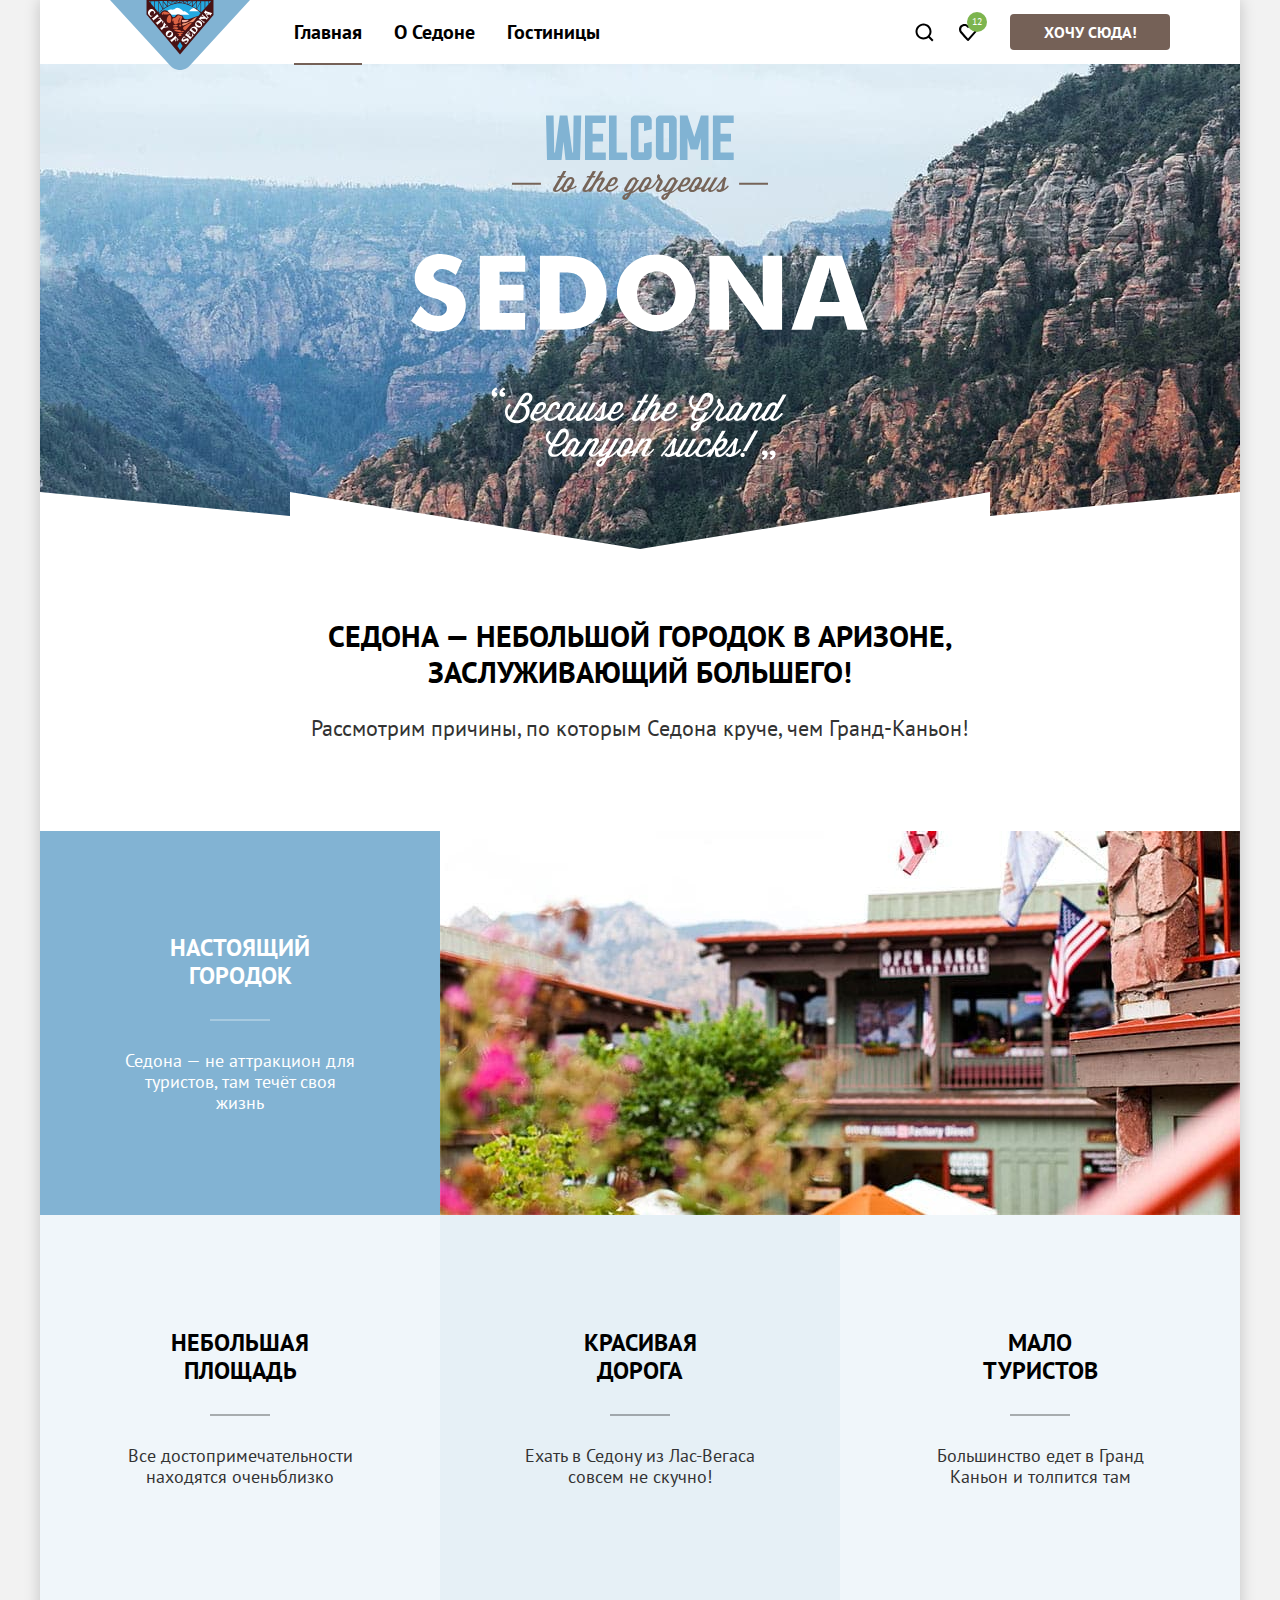
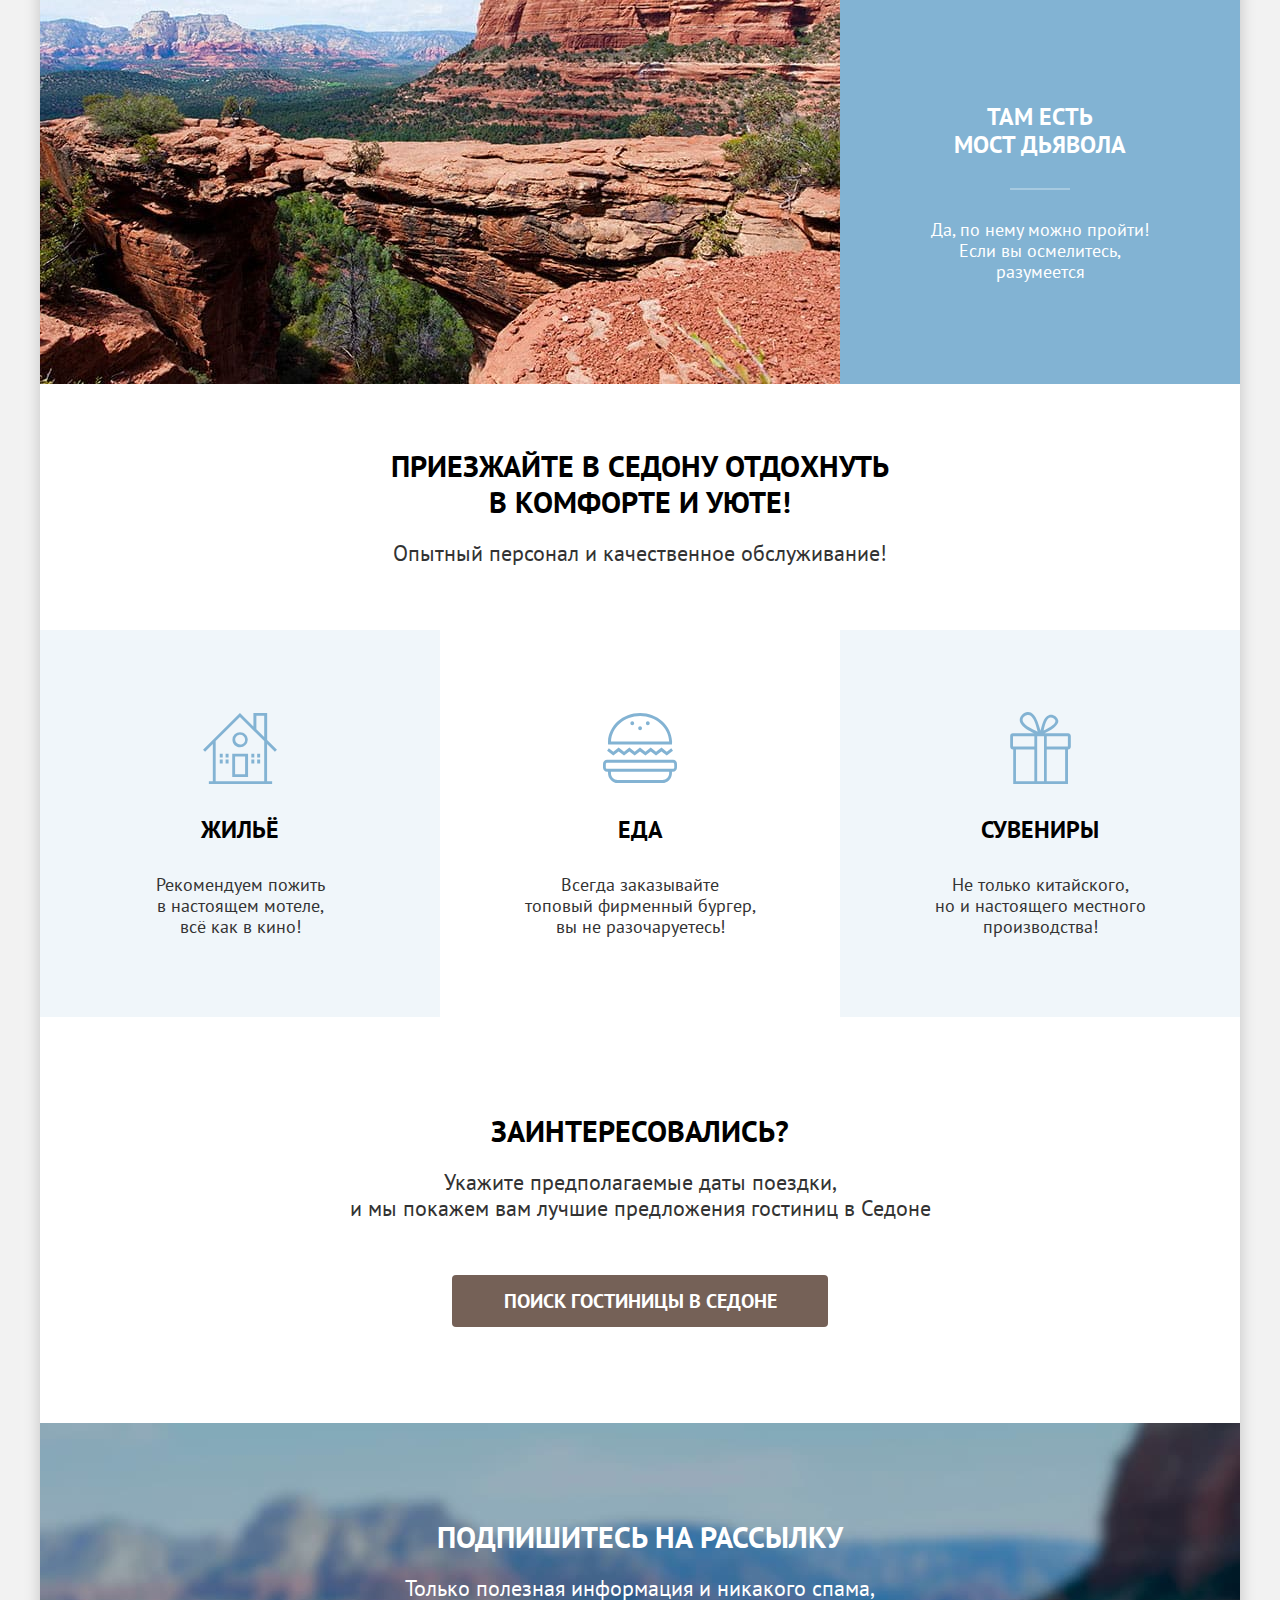
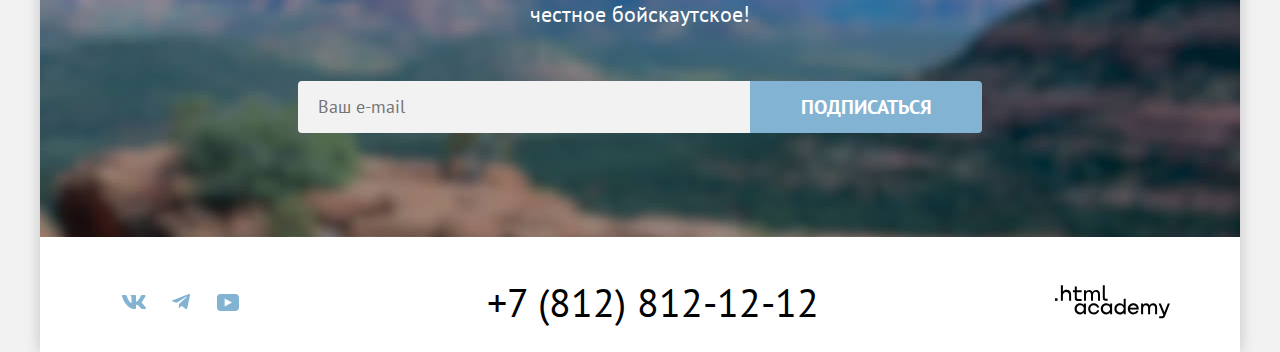
<file: index.html>
<!DOCTYPE html>
<html lang="ru">

  <head>
    <meta charset="utf-8">
    <link rel="stylesheet" href="styles/styles.css">
    <link rel="icon" href="favicon.ico">
    <link rel="icon" type="image/png" href="images/favicon.png">
    <title>HTML Academy: Сайт поиска гостиниц Седона</title>
  </head>

  <body>
    <div class="page__wrapper">
      <header class="header" data-test="header">
        <a class="header__logo" href="index.html" aria-current="page">
          <img class="header__logo-img" src="images/logo.svg" width="140" height="70" alt="Логотип Седона">
        </a>
        <nav class="nav">
          <ul class="nav__list list-unstyled">
            <li class="nav__item title-sm">
              <a class="nav__link nav__link-current" href="index.html" aria-current="page">Главная</a>
            </li>
            <li class="nav__item title-sm">
              <a class="nav__link" href="about.html">О Седоне</a>
            </li>
            <li class="nav__item title-sm">
              <a class="nav__link" href="catalog.html">Гостиницы</a>
            </li>
          </ul>

          <ul class="nav__list-user list-unstyled">
            <li class="nav-user__item">
              <a class="nav-user__link nav__link-search" href="#">
                <svg class="nav__search-icon" width="20" height="20" viewBox="0 0 20 20" fill="none" aria-hidden="true"
                  focusable="false" xmlns="http://www.w3.org/2000/svg">
                  <path
                    d="M19.5 18.0083L15.8 14.3287C16.8 13.0359 17.5 11.3453 17.5 9.4558C17.5 5.08011 13.9 1.5 9.5 1.5C5.1 1.5 1.5 5.17956 1.5 9.55525C1.5 13.9309 5.1 17.511 9.5 17.511C11.3 17.511 13 16.9144 14.4 15.8204L18.1 19.5L19.5 18.0083ZM9.5 15.5221C6.2 15.5221 3.5 12.837 3.5 9.55525C3.5 6.27348 6.2 3.5884 9.5 3.5884C12.8 3.5884 15.5 6.27348 15.5 9.55525C15.5 12.837 12.8 15.5221 9.5 15.5221Z" />
                </svg>
                <span class="visually-hidden">Поиск</span>
              </a>
            </li>
            <li class="nav-user__item">
              <a class="nav-user__link nav__link-favorite" href="#">
                <svg class="nav__favorite-icon" width="20" height="20" viewBox="0 0 20 20" fill="none"
                  aria-hidden="true" focusable="false" xmlns="http://www.w3.org/2000/svg">
                  <path
                    d="M9.9 19C9.6 19 9.3 18.9 9.1 18.6C3.7 12.5 2.4 11.1 2.1 10.7C1.4 9.8 1 8.6 1 7.4C1 4.4 3.4 2 6.5 2C7.8 2 9 2.5 10 3.3C11 2.5 12.3 2 13.5 2C16.5 2 19 4.4 19 7.4C19 8.7 18.5 9.9 17.7 10.8L10.7 18.7C10.5 18.9 10.3 19 9.9 19ZM3.9 9.5C4.2 9.9 7.4 13.5 10 16.4L16.2 9.4C16.7 8.9 16.9 8.2 16.9 7.4C16.9 5.6 15.4 4.1 13.6 4.1C12.6 4.1 11.6 4.6 10.9 5.4C10.6 5.7 10.3 5.8 10 5.8C9.7 5.8 9.4 5.6 9.2 5.4C8.5 4.6 7.5 4.1 6.5 4.1C4.7 4.1 3.2 5.6 3.2 7.4C3.1 8.3 3.5 9 3.9 9.5C3.8 9.5 3.8 9.5 3.9 9.5Z" />
                </svg>
                <span class="visually-hidden">Избранное</span>
                <span class="nav__badge">12</span>
              </a>
            </li>
            <li class="nav__item">
              <a class="button header__button button-xs button-primary" href="#">Хочу сюда!</a>
            </li>
          </ul>
        </nav>
      </header>

      <main class="main" data-test="main">
        <h1 class="visually-hidden">Сайт поиска гостиниц "Седона"</h1>

        <section class="hero">
          <h2 class="visually-hidden">Добро пожаловать в Седону</h2>
          <img class="hero__image" src="images/welcome.svg" width="458" height="352" alt="Добро пожаловать в Седону">
        </section>

        <section class="advantages column-wrapper">
          <div class="titles__advantages column-wrapper">
            <h2 class="advantages__title title-xl">Седона — небольшой городок в Аризоне,<br> заслуживающий большего!
            </h2>
            <p class="advantages__intro text-lead text-secondary">Рассмотрим причины, по которым Седона круче, чем
              Гранд-Каньон!</p>
          </div>
          <ul class="advantages__list list-unstyled">
            <li class="advantages__item-highlight">
              <div class="items__wrapper bg-secondary highlight__content">
                <h3 class="highlight__item-title item-title title-lg">Настоящий<br>городок</h3>
                <p class="highlight__item-text title-reset">Седона — не аттракцион для<br>туристов, там течёт своя жизнь
                </p>
              </div>
              <div class="content__img">
                <img class="advantages__image" src="images/sedona.jpg" width="800" height="385" alt="Город Седона">
              </div>
            </li>
            <li class="advantages__item items__wrapper bg-light-blue">
              <h3 class="advantages__item-title item-title title-lg">Небольшая<br>площадь</h3>
              <p class="advantages__item-text text-secondary title-reset">Все достопримечательности<br>находятся
                оченьблизко</p>
            </li>
            <li class="advantages__item items__wrapper bg-dark-blue">
              <h3 class="advantages__item-title item-title title-lg">Красивая<br>дорога</h3>
              <p class="advantages__item-text text-secondary title-reset">Ехать в Седону из Лас-Вегаса<br>совсем не
                скучно!</p>
            </li>
            <li class="advantages__item items__wrapper bg-light-blue">
              <h3 class="advantages__item-title item-title title-lg">Мало<br>туристов</h3>
              <p class="advantages__item-text text-secondary title-reset">Большинство едет в Гранд<br>Каньон и толпится
                там</p>
            </li>
            <li class="advantages__item-highlight">
              <figure class="content__img">
                <img class="advantages__image" src="images/devil-bridge.jpg" width="800" height="385"
                  alt="Мост дьявола">
              </figure>
              <div class="items__wrapper bg-secondary highlight__content">
                <h3 class="highlight__item-title item-title title-lg">Там есть<br>мост дьявола</h3>
                <p class="highlight__item-text title-reset">Да, по нему можно пройти!<br>Если вы
                  осмелитесь,<br>разумеется</p>
              </div>
            </li>
          </ul>
        </section>

        <section class="services column-wrapper">
          <div class="services__titles column-wrapper">
            <h2 class="services__title title-xl">Приезжайте в Седону отдохнуть<br> в комфорте и уюте!</h2>
            <p class="services__intro text-lead text-secondary">Опытный персонал и качественное обслуживание!</p>
          </div>
          <ul class="services__list list-unstyled">
            <li class="services__item items__wrapper bg-light-blue">
              <h3 class="services__item-title service__item-house title-lg">Жильё</h3>
              <p class="services__item-text text-secondary title-reset">Рекомендуем пожить<br>в настоящем мотеле,<br>всё
                как в кино!
              </p>
            </li>
            <li class="services__item items__wrapper">
              <h3 class="services__item-title title-lg services__item-food">Еда</h3>
              <p class="services__item-text text-secondary title-reset">Всегда заказывайте<br>топовый фирменный
                бургер,<br>вы не разочаруетесь!</p>
            </li>
            <li class="services__item items__wrapper bg-light-blue">
              <h3 class="services__item-title service__item-souvenirs title-lg">Сувениры</h3>
              <p class="services__item-text text-secondary title-reset">Не только китайского,<br>но и настоящего
                местного<br>производства!</p>
            </li>
          </ul>
        </section>

        <section class="search">
          <h2 class="search__title title-xl">Заинтересовались?</h2>
          <p class="search__text text-lead text-secondary">Укажите предполагаемые даты поездки,<br>и мы покажем вам
            лучшие предложения гостиниц в Седоне</p>
          <a class="search__button button button-sm button-primary" aria-controls="modal" aria-expanded="false"
            aria-haspopup="dialog" href="#">Поиск гостиницы в Седоне</a>
        </section>

        <section class="subscribe__main subscribe">
          <h2 class="subscribe__title title-xl">Подпишитесь на рассылку</h2>
          <p class="subscribe__text text-lead">Только полезная информация и никакого спама,<br>честное бойскаутское!</p>
          <form class="subscribe__form" action="https://echo.htmlacademy.ru/" method="post">
            <label class="visually-hidden" for="user-email">Ваш email</label>
            <input class="subscribe__input text-sm" type="email" id="user-email" name="user-email"
              placeholder="Ваш e-mail" required>
            <button class="subscribe__button button button-sm bg-secondary" type="submit">Подписаться</button>
          </form>
        </section>
      </main>

      <footer class="footer" data-test="footer">
        <ul class="social list-unstyled">
          <li class="social__item social__item-vk">
            <a class="social__link social__link-vk" target="_blank" href="https://vk.com/htmlacademy">
              <svg class="social__icon" width="24" height="14" viewBox="0 0 24 14" aria-hidden="true" focusable="false"
                xmlns="http://www.w3.org/2000/svg">
                <g id="social__vk">
                  <path fill-rule="evenodd" clip-rule="evenodd"
                    d="M23.45 0.948C23.616 0.402 23.45 0 22.655 0H20.03C19.362 0 19.054 0.347 18.887 0.73C18.887 0.73 17.552 3.926 15.661 6.002C15.049 6.604 14.771 6.795 14.437 6.795C14.27 6.795 14.019 6.604 14.019 6.057V0.948C14.019 0.292 13.835 0 13.279 0H9.151C8.734 0 8.483 0.304 8.483 0.593C8.483 1.214 9.429 1.358 9.526 3.106V6.904C9.526 7.737 9.373 7.888 9.039 7.888C8.149 7.888 5.984 4.677 4.699 1.003C4.45 0.288 4.198 0 3.527 0H0.9C0.15 0 0 0.347 0 0.73C0 1.412 0.89 4.8 4.145 9.281C6.315 12.341 9.37 14 12.153 14C13.822 14 14.028 13.632 14.028 12.997V10.684C14.028 9.947 14.186 9.8 14.715 9.8C15.105 9.8 15.772 9.992 17.33 11.467C19.11 13.216 19.403 14 20.405 14H23.03C23.78 14 24.156 13.632 23.94 12.904C23.702 12.18 22.852 11.129 21.725 9.882C21.113 9.172 20.195 8.407 19.916 8.024C19.527 7.533 19.638 7.314 19.916 6.877C19.916 6.877 23.116 2.451 23.449 0.948H23.45Z" />
                </g>
              </svg>
              <span class="visually-hidden">ВКонтакте</span>
            </a>
          </li>
          <li class="social__item social__item-tg">
            <a class="social__link social__link-tg" target="_blank" href="https://t.me/htmlacademy">
              <svg class="social__icon" width="18" height="16" viewBox="0 0 18 16" aria-hidden="true" focusable="false"
                xmlns="http://www.w3.org/2000/svg">
                <g id="social__telegram">
                  <path
                    d="M16.785 0.0992597L0.840489 6.24776C-0.247661 6.68481 -0.241365 7.29184 0.640845 7.56253L4.73445 8.83953L14.2058 2.8637C14.6537 2.59121 15.0629 2.7378 14.7265 3.03636L7.05283 9.96185H7.05103L7.05283 9.96275L6.77045 14.1823C7.18413 14.1823 7.36669 13.9925 7.59871 13.7686L9.58705 11.8351L13.7229 14.89C14.4855 15.31 15.0332 15.0941 15.2229 14.1841L17.9379 1.38885C18.2158 0.274623 17.5126 -0.229883 16.785 0.0992597Z" />
                </g>
              </svg>
              <span class="visually-hidden">Телеграм</span>
            </a>
          </li>
          <li class="social__item social__item-yt">
            <a class="social__link social__link-yt" target="_blank" href="https://www.youtube.com/user/htmlacademyru">
              <svg class="social__icon" width="22" height="17" viewBox="0 0 22 17" aria-hidden="true" focusable="false"
                xmlns="http://www.w3.org/2000/svg">
                <g id="social__youtube">
                  <path
                    d="M18.607 0H3.17413C1.31343 0 0 1.59375 0 3.4V13.4937C0 15.4062 1.31343 17 3.17413 17H18.8259C20.4677 17 22 15.4062 22 13.6V3.4C21.7811 1.59375 20.4677 0 18.607 0ZM7.66169 12.5375V4.4625L14.995 8.5L7.66169 12.5375Z" />
                </g>
              </svg>
              <span class="visually-hidden">YouTube</span>
            </a>
          </li>
        </ul>

        <address class="footer__address">
          <a class="footer__phone" href="tel:+78128121212">+7 (812) 812-12-12</a>
        </address>

        <a class="footer__copyright" target="_blank" href="https://htmlacademy.ru/">
          <svg class="copyright__icon" width="115" height="34" viewBox="0 0 115 34" aria-hidden="true"
            aria-label="Логотип html-academy" role="img" focusable="false" xmlns="http://www.w3.org/2000/svg">
            <path d="M0 13.2564V15.8564H2.5V13.2564H0Z" />
            <path
              d="M11.6 4.85645C10 4.85645 8.8 5.55645 8 6.55645H7.9V0.356445H5.9V15.8564H7.9V10.5564C7.9 8.45645 9.2 6.95645 11.2 6.95645C13 6.95645 14.1 8.35645 14.1 10.1564V15.8564H16.1V9.75644C16.2 6.75644 14.3 4.85645 11.6 4.85645Z" />
            <path
              d="M26.6 5.15645H21.8V1.45645H19.8V5.25645H17.9V7.25645H19.8V13.2564C19.8 14.9564 20.8 15.9564 22.5 15.9564H26.6V13.9564H22.9C22.2 13.9564 21.8 13.5564 21.8 12.8564V7.15645H26.6V5.15645Z" />
            <path
              d="M41.1 4.95645C39.5 4.95645 38.2 5.75644 37.6 7.05645H37.5C36.9 5.85645 35.7 4.95645 34.1 4.95645C32.7 4.95645 31.6 5.75645 31 6.75645H30.9V5.15645H29V15.7564H31V10.3564C31 8.35645 32 6.85645 33.6 6.85645C35.1 6.85645 36 7.85645 36 9.45645V15.7564H38V10.1564C38 7.75645 39.4 6.85645 40.6 6.85645C42.1 6.85645 43 7.85645 43 9.45645V15.7564H45V9.25644C45.1 6.75644 43.6 4.95645 41.1 4.95645Z" />
            <path
              d="M47.8 13.0564C47.8 14.7564 48.8 15.7564 50.6 15.7564H52.6V13.7564H50.9C50.2 13.7564 49.8 13.3564 49.8 12.6564V0.356445H47.8V13.0564Z" />
            <path
              d="M28.9 20.0564C28 18.9564 26.7 18.2564 25 18.2564C21.9 18.2564 19.6 20.5564 19.6 23.8564C19.6 27.1564 21.9 29.4564 25 29.4564C26.8 29.4564 28 28.6564 28.8 27.5564H28.9V29.1564H30.9V18.5564H28.9V20.0564ZM25.3 27.4564C23.1 27.4564 21.7 25.8564 21.7 23.8564C21.7 21.8564 23.1 20.2564 25.3 20.2564C27.5 20.2564 28.9 21.8564 28.9 23.8564C28.9 25.7564 27.5 27.4564 25.3 27.4564Z" />
            <path
              d="M44.2 22.3564C43.7 19.9564 41.6 18.2564 38.8 18.2564C35.4 18.2564 33.2 20.7564 33.2 23.8564C33.2 26.9564 35.4 29.4564 38.8 29.4564C41.6 29.4564 43.7 27.6564 44.2 25.2564H42.1C41.7 26.5564 40.4 27.5564 38.8 27.5564C36.6 27.5564 35.2 25.9564 35.2 23.9564C35.2 21.9564 36.6 20.3564 38.8 20.3564C40.4 20.3564 41.6 21.3564 42.1 22.5564H44.2V22.3564Z" />
            <path
              d="M55.1 20.0564C54.2 18.9564 52.9 18.2564 51.2 18.2564C48.1 18.2564 45.8 20.5564 45.8 23.8564C45.8 27.1564 48.1 29.4564 51.2 29.4564C53 29.4564 54.2 28.6564 55 27.5564H55.1V29.1564H57.1V18.5564H55.1V20.0564ZM51.5 27.4564C49.3 27.4564 47.9 25.8564 47.9 23.8564C47.9 21.8564 49.3 20.2564 51.5 20.2564C53.7 20.2564 55.1 21.8564 55.1 23.8564C55.1 25.7564 53.6 27.4564 51.5 27.4564Z" />
            <path
              d="M68.7 20.1564C67.8 19.0564 66.5 18.2564 64.8 18.2564C61.7 18.2564 59.4 20.5564 59.4 23.8564C59.4 27.1564 61.6 29.4564 64.8 29.4564C66.5 29.4564 67.8 28.6564 68.6 27.6564H68.7V29.1564H70.7V13.7564H68.7V20.1564ZM65.1 27.4564C62.9 27.4564 61.5 25.8564 61.5 23.8564C61.5 21.8564 62.9 20.2564 65.1 20.2564C67.3 20.2564 68.7 21.8564 68.7 23.8564C68.6 25.8564 67.2 27.4564 65.1 27.4564Z" />
            <path
              d="M78.3 18.2564C75 18.2564 72.8 20.7564 72.8 23.8564C72.8 26.8564 74.9 29.4564 78.3 29.4564C80.8 29.4564 82.8 28.1564 83.5 25.8564H81.4C80.9 26.8564 79.8 27.4564 78.4 27.4564C76.5 27.4564 75.1 26.1564 75 24.5564H83.8C84 20.9564 81.8 18.2564 78.3 18.2564ZM78.3 20.1564C80 20.1564 81.3 21.1564 81.6 22.7564H75.1C75.4 21.2564 76.6 20.1564 78.3 20.1564Z" />
            <path
              d="M98.2 18.2564C96.6 18.2564 95.3 19.0564 94.6 20.2564H94.5C93.9 19.0564 92.7 18.2564 91.1 18.2564C89.7 18.2564 88.6 18.9564 88 20.0564V18.5564H86.1V29.1564H88.1V23.7564C88.1 21.7564 89.1 20.3564 90.7 20.2564C92.2 20.2564 93.1 21.2564 93.1 22.8564V29.1564H95.1V23.5564C95.1 21.1564 96.5 20.2564 97.7 20.2564C99.2 20.2564 100.1 21.2564 100.1 22.8564V29.1564H102.1V22.6564C102.2 20.0564 100.7 18.2564 98.2 18.2564Z" />
            <path
              d="M109.4 27.3564L105.8 18.4564H103.6L108.4 30.0564C108.1 30.9564 107.7 31.2564 106.7 31.2564H104.2V33.2564H106.7C108.5 33.2564 109.5 32.4564 110.2 30.6564L114.9 18.4564H112.8L109.4 27.3564Z" />
          </svg>
          <span class="visually-hidden">Логотип htmlacademy</span>
        </a>
      </footer>
    </div>

    <dialog class="page__overlay modal-hidden" id="modal">
      <div class="modal">
        <div class="modal__container">
          <h2 class="modal__title title-xl">Поиск гостиницы в Седоне</h2>
          <button class="modal__button-close" type="button">
            <span class="visually-hidden">Закрыть окно</span>
            <svg width="21" height="20" viewBox="0 0 21 20" fill="black" xmlns="http://www.w3.org/2000/svg">
              <path
                d="M17.4 4.3 16.1 3l-5.7 5.7L4.68 3l-1.3 1.3L9.1 10l-5.7 5.7L4.68 17l5.7-5.7L16.1 17l1.3-1.3-5.71-5.7 5.7-5.7Z" />
            </svg>
          </button>
          <form class="modal__form" action="https://echo.htmlacademy.ru/" method="post">
            <fieldset class="modal__date__field">
              <label class="modal__label title-sm" for="date-checkin">Дата Заезда:</label>
              <div class="modal__input-wrapper">
                <input class="modal__input date__input" type="text" name="date-checkin" id="date-checkin"
                  placeholder="Укажите дату" required="">
                <span class="input__notice input__notice-error text-xs">Мы не можем отправить вас в прошлое.</span>
              </div>
            </fieldset>
            <fieldset class="modal__date__field">
              <label class="modal__label title-sm" for="date-checkout">Дата Выезда:</label>
              <div class="modal__input-wrapper">
                <input class="modal__input date__input" type="text" name="date-checkout" id="date-checkout"
                  placeholder="Укажите дату" required="">
                <span class="input__notice text-xs">На эти даты есть свободные номера. Пока есть.</span>
              </div>
            </fieldset>
            <fieldset class="modal__visitors">
              <div class="modal__visitors-wrapper">
                <label class="title-sm" for="adults">Взрослые:</label>
                <div class="counter__group">
                  <button class="counter__button counter__button-minus" type="button">
                    <span class="visually-hidden">Убрать</span>
                    <svg class="button__minus-icon" width="20" height="20" viewBox="0 0 20 20" fill="none"
                      xmlns="http://www.w3.org/2000/svg">
                      <path d="M3 9V11H17V9H3Z" />
                    </svg>
                  </button>
                  <input class="modal__input counter__input" type="number" name="adults" value="2" id="adults">
                  <button class="counter__button counter__button-plus" type="button">
                    <span class="visually-hidden">Добавить</span>
                    <svg class="button__plus-icon" width="20" height="20" viewBox="0 0 20 20" fill="none"
                      xmlns="http://www.w3.org/2000/svg">
                      <path d="M17 9H11V3H9V9H3V11H9V17H11V11H17V9Z" />
                    </svg>

                  </button>
                </div>
              </div>
              <div class="modal__visitors-wrapper ">
                <div class="counter-field__info tooltip">
                  <label class="title-sm visitors__label" for="childs">
                    Дети:
                  </label>
                  <button class="tooltip__anchor" type="button">
                    <span class="visually-hidden">Информация</span>
                  </button>
                  <div class="tooltip__content">
                    <p>Укажите количество детей, которые будут с вами, возраст которых от 6 до 18 лет. Дети до 6 лет
                      размещаются бесплатно.</p>
                  </div>
                </div>
                <div class="counter__group">
                  <button class="counter__button counter__button-minus" type="button">
                    <span class="visually-hidden">Убрать</span>
                    <svg class="button__minus-icon" width="20" height="20" viewBox="0 0 20 20" fill="none"
                      xmlns="http://www.w3.org/2000/svg">
                      <path d="M3 9V11H17V9H3Z" />
                    </svg>
                  </button>
                  <input class="modal__input counter__input" type="number" name="childs" value="2" id="childs">
                  <button class="counter__button counter__button-plus" type="button">
                    <span class="visually-hidden">Добавить</span>
                    <svg class="button__plus-icon" width="20" height="20" viewBox="0 0 20 20" fill="none"
                      xmlns="http://www.w3.org/2000/svg">
                      <path d="M17 9H11V3H9V9H3V11H9V17H11V11H17V9Z" />
                    </svg>
                  </button>
                </div>
              </div>
            </fieldset>
            <button class="modal__button-search bg-secondary button" type="submit">Найти</button>
          </form>
        </div>
      </div>
    </dialog>
  </body>

</html>
</file>
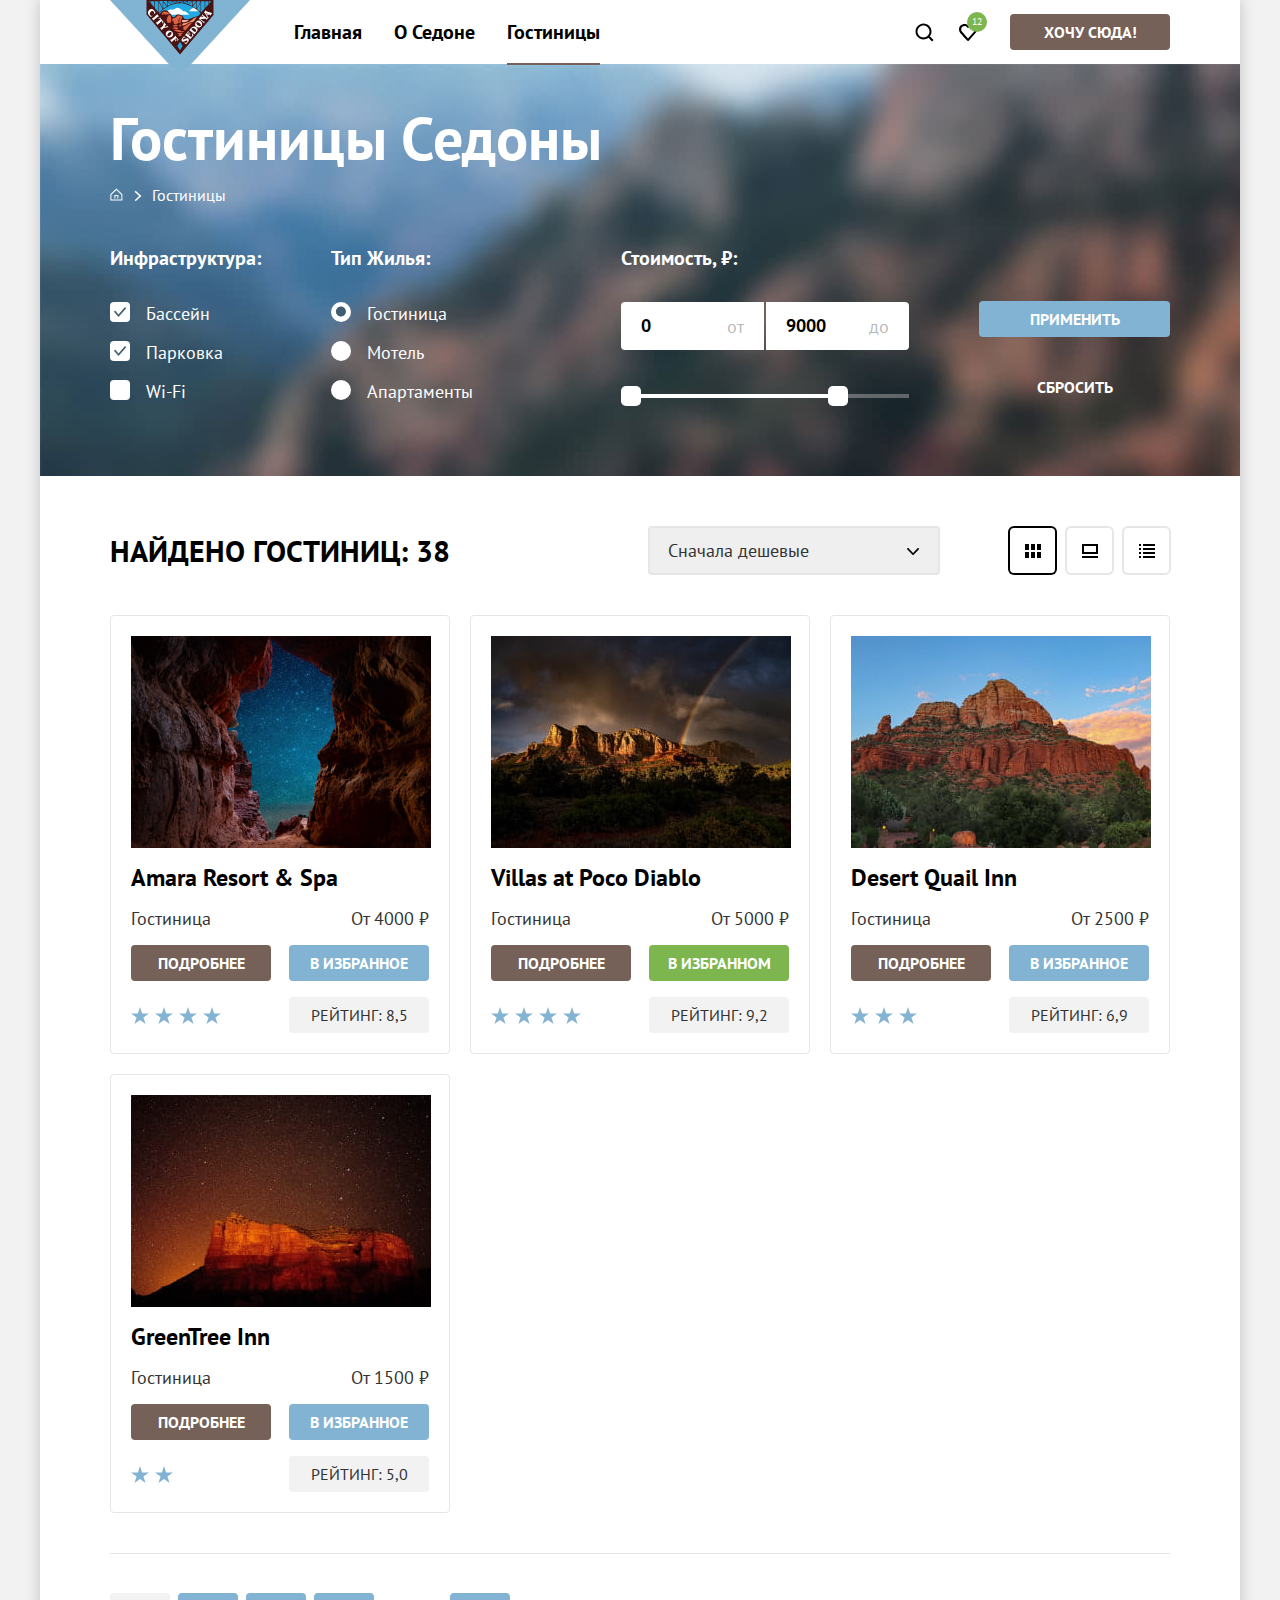
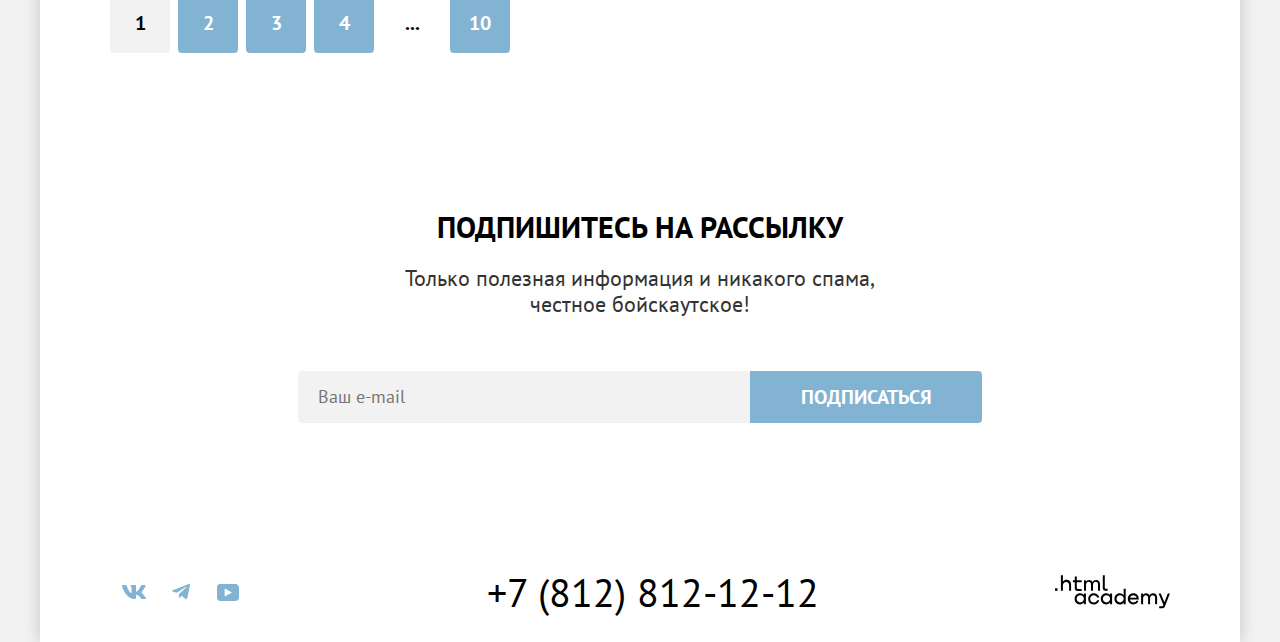
<file: catalog.html>
<!DOCTYPE html>
<html lang="ru">

  <head>
    <meta charset="UTF-8">
    <link rel="stylesheet" href="styles/styles.css">
    <link rel="icon" href="favicon.ico">
    <link rel="icon" type="image/png" href="images/favicon.png">
    <title>Каталог гостиниц Седоны</title>
  </head>

  <body>
    <div class="page__wrapper">
      <header class="header" data-test="header">
        <a class="header__logo" href="index.html">
          <img class="header__logo-img" src="images/logo.svg" width="140" height="70" alt="Логотип Седона">
        </a>
        <nav class="nav">
          <ul class="nav__list list-unstyled">
            <li class="nav__item title-sm">
              <a class="nav__link" href="index.html">Главная</a>
            </li>
            <li class="nav__item title-sm">
              <a class="nav__link" href="about.html">О Седоне</a>
            </li>
            <li class="nav__item title-sm">
              <a class="nav__link nav__link-current" href="catalog.html" aria-current="page">Гостиницы</a>
            </li>
          </ul>

          <ul class="nav__list-user list-unstyled">
            <li class="nav-user__item">
              <a class="nav-user__link nav__link-search" href="#">
                <svg class="nav__search-icon" width="20" height="20" viewBox="0 0 20 20" fill="none" aria-hidden="true"
                  focusable="false" xmlns="http://www.w3.org/2000/svg">
                  <path
                    d="M19.5 18.0083L15.8 14.3287C16.8 13.0359 17.5 11.3453 17.5 9.4558C17.5 5.08011 13.9 1.5 9.5 1.5C5.1 1.5 1.5 5.17956 1.5 9.55525C1.5 13.9309 5.1 17.511 9.5 17.511C11.3 17.511 13 16.9144 14.4 15.8204L18.1 19.5L19.5 18.0083ZM9.5 15.5221C6.2 15.5221 3.5 12.837 3.5 9.55525C3.5 6.27348 6.2 3.5884 9.5 3.5884C12.8 3.5884 15.5 6.27348 15.5 9.55525C15.5 12.837 12.8 15.5221 9.5 15.5221Z" />
                </svg>
                <span class="visually-hidden">Поиск</span>
              </a>
            </li>
            <li class="nav-user__item">
              <a class="nav-user__link nav__link-favorite" href="#">
                <svg class="nav__favorite-icon" width="20" height="20" viewBox="0 0 20 20" fill="none"
                  aria-hidden="true" focusable="false" xmlns="http://www.w3.org/2000/svg">
                  <path
                    d="M9.9 19C9.6 19 9.3 18.9 9.1 18.6C3.7 12.5 2.4 11.1 2.1 10.7C1.4 9.8 1 8.6 1 7.4C1 4.4 3.4 2 6.5 2C7.8 2 9 2.5 10 3.3C11 2.5 12.3 2 13.5 2C16.5 2 19 4.4 19 7.4C19 8.7 18.5 9.9 17.7 10.8L10.7 18.7C10.5 18.9 10.3 19 9.9 19ZM3.9 9.5C4.2 9.9 7.4 13.5 10 16.4L16.2 9.4C16.7 8.9 16.9 8.2 16.9 7.4C16.9 5.6 15.4 4.1 13.6 4.1C12.6 4.1 11.6 4.6 10.9 5.4C10.6 5.7 10.3 5.8 10 5.8C9.7 5.8 9.4 5.6 9.2 5.4C8.5 4.6 7.5 4.1 6.5 4.1C4.7 4.1 3.2 5.6 3.2 7.4C3.1 8.3 3.5 9 3.9 9.5C3.8 9.5 3.8 9.5 3.9 9.5Z" />
                </svg>
                <span class="visually-hidden">Избранное</span>
                <span class="nav__badge">12</span>
              </a>
            </li>
            <li class="nav__item">
              <a class="button header__button button-xs button-primary" href="#">Хочу сюда!</a>
            </li>
          </ul>
        </nav>
      </header>

      <main class="main main-inner" data-test="main">
        <div class="hero-inner">
          <div class="page-header column-wrapper">
            <h1 class="page-header__title title-xxl">Гостиницы Седоны</h1>
            <ul class="breadcrumbs__list list-unstyled">
              <li class="breadcrumbs__item">
                <a class="breadcrumbs__link breadcrumbs__link-index" href="index.html">
                  <svg width="14" height="14" viewBox="0 0 14 14" fill="none" aria-hidden="true" focusable="false"
                    xmlns="http://www.w3.org/2000/svg">
                    <path
                      d="M6.37109 0.5L0.371094 6.30006V12.5001H12.3711V6.30006L6.37109 0.5ZM11.3711 11.5001H1.37109V6.70005L6.37109 1.9L11.3711 6.70005V11.5001Z"
                      fill="white" />
                    <path d="M4.37109 10.5001H5.37109V8.00005H7.37109V10.5001H8.37109V7.00005H4.37109V10.5001Z"
                      fill="white" />
                  </svg>
                  <span class="visually-hidden">Главная</span>
                </a>
              </li>
              <li class="breadcrumbs__item">
                <a class="breadcrumbs__link breadcrumbs__link-catalog" href="catalog.html">Гостиницы</a>
              </li>
            </ul>
          </div>
          <h2 class="visually-hidden">Список гостиниц с фильтрами</h2>

          <form class="filter" action="https://echo.htmlacademy.ru/" method="get" data-test="filter">
            <fieldset class="filter__group column-wrapper">
              <legend class="filter__title title-sm">Инфраструктура:</legend>
              <ul class="filter__list list-unstyled">
                <li class="filter__item">
                  <label class="control">
                    <input class="control__input control__input-checkbox" type="checkbox" name="swimming-pool" checked>
                    <span class="control__label">Бассейн</span>
                  </label>
                </li>
                <li class="filter__item">
                  <label class="control">
                    <input class="control__input control__input-checkbox" type="checkbox" name="parking" checked>
                    <span class="control__label">Парковка</span>
                  </label>
                </li>
                <li class="filter__item">
                  <label class="control">
                    <input class="control__input control__input-checkbox" type="checkbox" name="wi-fi">
                    <span class="control__label">Wi-Fi</span>
                  </label>
                </li>
              </ul>
            </fieldset>

            <fieldset class="filter__group column-wrapper">
              <legend class="filter__title title-sm">Тип Жилья:</legend>
              <ul class="filter__list list-unstyled">
                <li class="filter__item">
                  <label class="control">
                    <input class="control__input control__input-radio" type="radio" name="type-of-housing" value="hotel"
                      checked>
                    <span class="control__label">Гостиница</span>
                  </label>
                </li>
                <li class="filter__item">
                  <label class="control">
                    <input class="control__input control__input-radio" type="radio" name="type-of-housing"
                      value="motel">
                    <span class="control__label">Мотель</span>
                  </label>
                </li>
                <li class="filter__item">
                  <label class="control">
                    <input class="control__input control__input-radio" type="radio" name="type-of-housing" value="flat">
                    <span class="control__label">Апартаменты</span>
                  </label>
                </li>
              </ul>
            </fieldset>

            <fieldset class="filter__group column-wrapper filter__group-price">
              <legend class="filter__title title-sm">Стоимость, ₽:</legend>
              <div class="range">
                <div class="range__inputs">
                  <label class="range__label">
                    <span class="visually-hidden">минимальная цена</span>
                    <input class="range__input range__input-from" type="number" value="0" name="min-price"
                      placeholder="от">
                    <span class="range__text">от</span>
                  </label>
                  <label class="range__label">
                    <span class="visually-hidden">максимальная цена</span>
                    <input class="range__input range__input-to" type="number" value="9000" name="max-price"
                      placeholder="до">
                    <span class="range__text">до</span>
                  </label>
                </div>
                <div class="range__slider">
                  <div class="range-slider__line">
                    <div class="range-slider__fill"></div>
                    <button class="range-slider__button range-slider__button--min" type="button">
                      <span class="visually-hidden">Изменить минимальную цену.</span>
                    </button>
                    <button class="range-slider__button range-slider__button--max" type="button">
                      <span class="visually-hidden">Изменить максимальную цену.</span>
                    </button>
                  </div>
                </div>
              </div>
            </fieldset>

            <div class="filter__buttons column-wrapper">
              <button class="filter__button-submit button button-xs bg-secondary" type="submit">Применить</button>
              <button class="button button-xs filter__button-reset" type="reset">Сбросить</button>
            </div>
          </form>
        </div>

        <section class="catalog column-wrapper">
          <div class="catalog__controls">
            <h2 class="catalog__count title-xl">Найдено гостиниц: <span>38</span></h2>

            <div class="sort">
              <select class="sort__select" aria-label="Сортировка">
                <option value="popular">Сначала популярные</option>
                <option value="expensive">Сначала дорогие</option>
                <option value="cheap" selected>Сначала дешевые</option>
              </select>
            </div>

            <div class="view">
              <ul class="view__list list-unstyled">
                <li class="view__item">
                  <a class="view__link view__link-tile view__link-active" href="catalog.html?view=tile">
                    <svg width="16" height="14" fill="black" aria-hidden="true" focusable="false"
                      xmlns="http://www.w3.org/2000/svg">
                      <path d="M4 0H0v6h4V0ZM16 0h-4v6h4V0ZM10 0H6v6h4V0ZM4 8H0v6h4V8ZM16 8h-4v6h4V8ZM10 8H6v6h4V8Z" />
                    </svg>
                    <span class="visually-hidden">Плитка</span>
                  </a>
                </li>
                <li class="view__item">
                  <a class="view__link view__link-card" href="catalog.html?view=card">
                    <svg width="16" height="14" fill="black" aria-hidden="true" focusable="false"
                      xmlns="http://www.w3.org/2000/svg">
                      <path d="M16 12H0v2h16v-2ZM14 2v6H2V2h12Zm2-2H0v10h16V0Z" />
                    </svg>
                    <span class="visually-hidden">Карточки</span>
                  </a>
                </li>
                <li class="view__item">
                  <a class="view__link view__link-list" href="catalog.html?view=list">
                    <svg width="16" height="14" fill="black" aria-hidden="true" focusable="false"
                      xmlns="http://www.w3.org/2000/svg">
                      <path
                        d="M2 0H0v2h2V0ZM16 0H4v2h12V0ZM2 4H0v2h2V4ZM16 4H4v2h12V4ZM2 8H0v2h2V8ZM16 8H4v2h12V8ZM2 12H0v2h2v-2ZM16 12H4v2h12v-2Z" />
                    </svg>
                    <span class="visually-hidden">Список</span>
                  </a>
                </li>
              </ul>
            </div>
          </div>

          <ul class="hotels list-unstyled text-secondary">
            <li class="hotel">
              <img class="hotel__image" src="images/catalog/starry-sky.jpg" width="300" height="212"
                alt="Отель Amara Resort & Spa - вид на звёздное небо">
              <h3 class="hotel__title title-lg">
                <a class="hotel__link title-lg" href="#">
                  Amara Resort & Spa
                </a>
              </h3>
              <div class="card-wrapper">
                <p class="hotel__type title-reset">Гостиница</p>
                <p class="hotel__price title-reset">От <span class="hotel__price-value">4000</span> ₽</p>
              </div>
              <div class="card-wrapper">
                <a class="card__button button button-xs button-primary" href="#">Подробнее</a>
                <button class="card__button button button-xs bg-secondary" type="button">
                  <span class="button__text">В избранное</span>
                </button>
              </div>
              <div class="card-wrapper">
                <div class="stars stars-4">
                  <span class="visually-hidden">4 звезды</span>
                  <span class="star"></span>
                  <span class="star"></span>
                  <span class="star"></span>
                  <span class="star"></span>
                </div>
                <p class="hotel__rating-value title-reset">Рейтинг: <span>8,5</span></p>
              </div>
            </li>
            <li class="hotel">
              <img class="hotel__image" src="images/catalog/mountains-and-rainbows.jpg" width="300" height="212"
                alt="Отель Villas at Poco Diablo - вид на горы и радугу">
              <h3 class="hotel__title title-lg">
                <a class="hotel__link title-lg" href="#">
                  Villas at Poco Diablo
                </a>
              </h3>
              <div class="card-wrapper">
                <p class="hotel__type title-reset">Гостиница</p>
                <p class="hotel__price title-reset">От <span class="hotel__price-value">5000</span> ₽</p>
              </div>
              <div class="card-wrapper">
                <a class="card__button button button-xs button-primary" href="#">Подробнее</a>
                <button class="card__button button button-xs button-accent" type="button">
                  <span class="button__text">В избранном</span>
                </button>
              </div>
              <div class="card-wrapper">
                <div class="stars stars-4">
                  <span class="visually-hidden">4 звезды</span>
                  <span class="star"></span>
                  <span class="star"></span>
                  <span class="star"></span>
                  <span class="star"></span>
                </div>
                <p class="hotel__rating-value title-reset">Рейтинг: <span>9,2</span></p>
              </div>
            </li>
            <li class="hotel">
              <img class="hotel__image" src="images/catalog/mountains-and-blue-sky.jpg" width="300" height="212"
                alt="Отель Desert Quail Inn - вид на горы и голубое небо">
              <h3 class="hotel__title title-lg">
                <a class="hotel__link title-lg" href="#">
                  Desert Quail Inn
                </a>
              </h3>
              <div class="card-wrapper">
                <p class="hotel__type title-reset">Гостиница</p>
                <p class="hotel__price title-reset">От <span class="hotel__price-value">2500</span> ₽</p>
              </div>
              <div class="card-wrapper">
                <a class="card__button button button-xs button-primary" href="#">Подробнее</a>
                <button class="card__button button button-xs bg-secondary" type="button">
                  <span class="button__text">В избранное</span>
                </button>
              </div>
              <div class="card-wrapper">
                <div class="stars stars-3">
                  <span class="visually-hidden">3 звезды</span>
                  <span class="star"></span>
                  <span class="star"></span>
                  <span class="star"></span>
                </div>
                <p class="hotel__rating-value title-reset">Рейтинг: <span>6,9</span></p>
              </div>
            </li>
            <li class="hotel">
              <img class="hotel__image" src="images/catalog/mountains-at-night.jpg" width="300" height="212"
                alt="Отель GreenTree Inn - вид на горы ночью">
              <h3 class="hotel__title title-lg ">
                <a class="hotel__link title-lg" href="#">
                  GreenTree Inn
                </a>
              </h3>
              <div class="card-wrapper">
                <p class="hotel__type title-reset">Гостиница</p>
                <p class="hotel__price title-reset">От <span class="hotel__price-value">1500</span> ₽</p>
              </div>
              <div class="card-wrapper">
                <a class="card__button button button-xs button-primary" href="#">Подробнее</a>
                <button class="card__button button button-xs bg-secondary" type="button">
                  <span class="button__text">В избранное</span>
                </button>
              </div>
              <div class="card-wrapper">
                <div class="stars stars-2" role="img">
                  <span class="visually-hidden">2 звезды</span>
                  <span class="star"></span>
                  <span class="star"></span>
                </div>
                <p class="hotel__rating-value title-reset">Рейтинг: <span>5,0</span></p>
              </div>
            </li>
          </ul>

          <div class="pagination">
            <ul class="pagination__list list-unstyled">
              <li class="pagination__item">
                <a class="button-xxs button-sm button pagination__link-current" href="#">1</a>
              </li>
              <li class="pagination__item">
                <a class="button-xxs button-sm button bg-secondary" href="#">2</a>
              </li>
              <li class="pagination__item">
                <a class="button-xxs button-sm button bg-secondary" href="#">3</a>
              </li>
              <li class="pagination__item">
                <a class="button-xxs button-sm button bg-secondary" href="#">4</a>
              </li>
              <li class="pagination__item">
                <span class="button-xxs pagination__ellipsis button-sm button">...</span>
              </li>
              <li class="pagination__item">
                <a class="button-xxs button-sm button bg-secondary" href="#">10</a>
              </li>
            </ul>
          </div>
        </section>

        <section class="subscribe subscribe__inner">
          <h2 class="subscribe__title subscribe__title-inner title-xl title-block">Подпишитесь на рассылку</h2>
          <p class="subscribe__text text-lead text-secondary title-block">Только полезная информация и никакого
            спама,<br>честное бойскаутское!</p>

          <form class="subscribe__form" action="https://echo.htmlacademy.ru/" method="post">
            <label class="visually-hidden" for="subscribe-email">Email</label>
            <input class="subscribe__input text-sm" type="email" id="subscribe-email" name="email"
              placeholder="Ваш e-mail" required>
            <button class="subscribe__button button button-sm bg-secondary" type="submit">Подписаться</button>
          </form>
        </section>
      </main>

      <footer class="footer" data-test="footer">
        <ul class="social list-unstyled">
          <li class="social__item social__item-vk">
            <a class="social__link social__link-vk" target="_blank" href="https://vk.com/htmlacademy">
              <svg class="social__icon" width="24" height="14" viewBox="0 0 24 14" aria-hidden="true" focusable="false"
                xmlns="http://www.w3.org/2000/svg">
                <g id="social__vk">
                  <path fill-rule="evenodd" clip-rule="evenodd"
                    d="M23.45 0.948C23.616 0.402 23.45 0 22.655 0H20.03C19.362 0 19.054 0.347 18.887 0.73C18.887 0.73 17.552 3.926 15.661 6.002C15.049 6.604 14.771 6.795 14.437 6.795C14.27 6.795 14.019 6.604 14.019 6.057V0.948C14.019 0.292 13.835 0 13.279 0H9.151C8.734 0 8.483 0.304 8.483 0.593C8.483 1.214 9.429 1.358 9.526 3.106V6.904C9.526 7.737 9.373 7.888 9.039 7.888C8.149 7.888 5.984 4.677 4.699 1.003C4.45 0.288 4.198 0 3.527 0H0.9C0.15 0 0 0.347 0 0.73C0 1.412 0.89 4.8 4.145 9.281C6.315 12.341 9.37 14 12.153 14C13.822 14 14.028 13.632 14.028 12.997V10.684C14.028 9.947 14.186 9.8 14.715 9.8C15.105 9.8 15.772 9.992 17.33 11.467C19.11 13.216 19.403 14 20.405 14H23.03C23.78 14 24.156 13.632 23.94 12.904C23.702 12.18 22.852 11.129 21.725 9.882C21.113 9.172 20.195 8.407 19.916 8.024C19.527 7.533 19.638 7.314 19.916 6.877C19.916 6.877 23.116 2.451 23.449 0.948H23.45Z" />
                </g>
              </svg>
              <span class="visually-hidden">ВКонтакте</span>
            </a>
          </li>
          <li class="social__item social__item-tg">
            <a class="social__link social__link-tg" target="_blank" href="https://t.me/htmlacademy">
              <svg class="social__icon" width="18" height="16" viewBox="0 0 18 16" aria-hidden="true" focusable="false"
                xmlns="http://www.w3.org/2000/svg">
                <g id="social__telegram">
                  <path
                    d="M16.785 0.0992597L0.840489 6.24776C-0.247661 6.68481 -0.241365 7.29184 0.640845 7.56253L4.73445 8.83953L14.2058 2.8637C14.6537 2.59121 15.0629 2.7378 14.7265 3.03636L7.05283 9.96185H7.05103L7.05283 9.96275L6.77045 14.1823C7.18413 14.1823 7.36669 13.9925 7.59871 13.7686L9.58705 11.8351L13.7229 14.89C14.4855 15.31 15.0332 15.0941 15.2229 14.1841L17.9379 1.38885C18.2158 0.274623 17.5126 -0.229883 16.785 0.0992597Z" />
                </g>
              </svg>
              <span class="visually-hidden">Телеграм</span>
            </a>
          </li>
          <li class="social__item social__item-yt">
            <a class="social__link social__link-yt" target="_blank" href="https://www.youtube.com/user/htmlacademyru">
              <svg class="social__icon" width="22" height="17" viewBox="0 0 22 17" aria-hidden="true" focusable="false"
                xmlns="http://www.w3.org/2000/svg">
                <g id="social__youtube">
                  <path
                    d="M18.607 0H3.17413C1.31343 0 0 1.59375 0 3.4V13.4937C0 15.4062 1.31343 17 3.17413 17H18.8259C20.4677 17 22 15.4062 22 13.6V3.4C21.7811 1.59375 20.4677 0 18.607 0ZM7.66169 12.5375V4.4625L14.995 8.5L7.66169 12.5375Z" />
                </g>
              </svg>
              <span class="visually-hidden">YouTube</span>
            </a>
          </li>
        </ul>

        <address class="footer__address">
          <a class="footer__phone" href="tel:+78128121212">+7 (812) 812-12-12</a>
        </address>

        <a class="footer__copyright" target="_blank" href="https://htmlacademy.ru/">
          <svg class="copyright__icon" width="115" height="34" viewBox="0 0 115 34" aria-hidden="true"
            aria-label="Логотип html-academy" role="img" focusable="false" xmlns="http://www.w3.org/2000/svg">
            <path d="M0 13.2564V15.8564H2.5V13.2564H0Z" />
            <path
              d="M11.6 4.85645C10 4.85645 8.8 5.55645 8 6.55645H7.9V0.356445H5.9V15.8564H7.9V10.5564C7.9 8.45645 9.2 6.95645 11.2 6.95645C13 6.95645 14.1 8.35645 14.1 10.1564V15.8564H16.1V9.75644C16.2 6.75644 14.3 4.85645 11.6 4.85645Z" />
            <path
              d="M26.6 5.15645H21.8V1.45645H19.8V5.25645H17.9V7.25645H19.8V13.2564C19.8 14.9564 20.8 15.9564 22.5 15.9564H26.6V13.9564H22.9C22.2 13.9564 21.8 13.5564 21.8 12.8564V7.15645H26.6V5.15645Z" />
            <path
              d="M41.1 4.95645C39.5 4.95645 38.2 5.75644 37.6 7.05645H37.5C36.9 5.85645 35.7 4.95645 34.1 4.95645C32.7 4.95645 31.6 5.75645 31 6.75645H30.9V5.15645H29V15.7564H31V10.3564C31 8.35645 32 6.85645 33.6 6.85645C35.1 6.85645 36 7.85645 36 9.45645V15.7564H38V10.1564C38 7.75645 39.4 6.85645 40.6 6.85645C42.1 6.85645 43 7.85645 43 9.45645V15.7564H45V9.25644C45.1 6.75644 43.6 4.95645 41.1 4.95645Z" />
            <path
              d="M47.8 13.0564C47.8 14.7564 48.8 15.7564 50.6 15.7564H52.6V13.7564H50.9C50.2 13.7564 49.8 13.3564 49.8 12.6564V0.356445H47.8V13.0564Z" />
            <path
              d="M28.9 20.0564C28 18.9564 26.7 18.2564 25 18.2564C21.9 18.2564 19.6 20.5564 19.6 23.8564C19.6 27.1564 21.9 29.4564 25 29.4564C26.8 29.4564 28 28.6564 28.8 27.5564H28.9V29.1564H30.9V18.5564H28.9V20.0564ZM25.3 27.4564C23.1 27.4564 21.7 25.8564 21.7 23.8564C21.7 21.8564 23.1 20.2564 25.3 20.2564C27.5 20.2564 28.9 21.8564 28.9 23.8564C28.9 25.7564 27.5 27.4564 25.3 27.4564Z" />
            <path
              d="M44.2 22.3564C43.7 19.9564 41.6 18.2564 38.8 18.2564C35.4 18.2564 33.2 20.7564 33.2 23.8564C33.2 26.9564 35.4 29.4564 38.8 29.4564C41.6 29.4564 43.7 27.6564 44.2 25.2564H42.1C41.7 26.5564 40.4 27.5564 38.8 27.5564C36.6 27.5564 35.2 25.9564 35.2 23.9564C35.2 21.9564 36.6 20.3564 38.8 20.3564C40.4 20.3564 41.6 21.3564 42.1 22.5564H44.2V22.3564Z" />
            <path
              d="M55.1 20.0564C54.2 18.9564 52.9 18.2564 51.2 18.2564C48.1 18.2564 45.8 20.5564 45.8 23.8564C45.8 27.1564 48.1 29.4564 51.2 29.4564C53 29.4564 54.2 28.6564 55 27.5564H55.1V29.1564H57.1V18.5564H55.1V20.0564ZM51.5 27.4564C49.3 27.4564 47.9 25.8564 47.9 23.8564C47.9 21.8564 49.3 20.2564 51.5 20.2564C53.7 20.2564 55.1 21.8564 55.1 23.8564C55.1 25.7564 53.6 27.4564 51.5 27.4564Z" />
            <path
              d="M68.7 20.1564C67.8 19.0564 66.5 18.2564 64.8 18.2564C61.7 18.2564 59.4 20.5564 59.4 23.8564C59.4 27.1564 61.6 29.4564 64.8 29.4564C66.5 29.4564 67.8 28.6564 68.6 27.6564H68.7V29.1564H70.7V13.7564H68.7V20.1564ZM65.1 27.4564C62.9 27.4564 61.5 25.8564 61.5 23.8564C61.5 21.8564 62.9 20.2564 65.1 20.2564C67.3 20.2564 68.7 21.8564 68.7 23.8564C68.6 25.8564 67.2 27.4564 65.1 27.4564Z" />
            <path
              d="M78.3 18.2564C75 18.2564 72.8 20.7564 72.8 23.8564C72.8 26.8564 74.9 29.4564 78.3 29.4564C80.8 29.4564 82.8 28.1564 83.5 25.8564H81.4C80.9 26.8564 79.8 27.4564 78.4 27.4564C76.5 27.4564 75.1 26.1564 75 24.5564H83.8C84 20.9564 81.8 18.2564 78.3 18.2564ZM78.3 20.1564C80 20.1564 81.3 21.1564 81.6 22.7564H75.1C75.4 21.2564 76.6 20.1564 78.3 20.1564Z" />
            <path
              d="M98.2 18.2564C96.6 18.2564 95.3 19.0564 94.6 20.2564H94.5C93.9 19.0564 92.7 18.2564 91.1 18.2564C89.7 18.2564 88.6 18.9564 88 20.0564V18.5564H86.1V29.1564H88.1V23.7564C88.1 21.7564 89.1 20.3564 90.7 20.2564C92.2 20.2564 93.1 21.2564 93.1 22.8564V29.1564H95.1V23.5564C95.1 21.1564 96.5 20.2564 97.7 20.2564C99.2 20.2564 100.1 21.2564 100.1 22.8564V29.1564H102.1V22.6564C102.2 20.0564 100.7 18.2564 98.2 18.2564Z" />
            <path
              d="M109.4 27.3564L105.8 18.4564H103.6L108.4 30.0564C108.1 30.9564 107.7 31.2564 106.7 31.2564H104.2V33.2564H106.7C108.5 33.2564 109.5 32.4564 110.2 30.6564L114.9 18.4564H112.8L109.4 27.3564Z" />
          </svg>
          <span class="visually-hidden">Логотип htmlacademy</span>
        </a>
      </footer>
    </div>
  </body>

</html>
</file>
<file: styles/styles.css>
@font-face {
  font-family: "PT Sans";
  src: url(../fonts/ptsans-400.woff2) format(woff2);
  font-weight: 400;
  font-style: normal;
  font-display: swap;
}

@font-face {
  font-family: "PT Sans";
  src: url(../fonts/ptsans-700.woff2) format(woff2);
  font-weight: 700;
  font-style: normal;
  font-display: swap;
}

:root {
  /* Base Colors */
  --color-black: rgba(0, 0, 0, 1); /* #000000 */
  --color-black-15: rgba(0, 0, 0, 0.15);
  --color-black-30: rgba(0, 0, 0, 0.3); /* #0000004D */
  --color-black-20: rgba(0, 0, 0, 0.2);
  --color-black-25: rgba(0, 0, 0, 0.25);
  --color-white: rgba(255, 255, 255, 1); /* #FFFFFF */
  --color-white-30: rgba(255, 255, 255, 0.3); /* #FFFFFF4D */
  --color-white-60: rgba(255, 255, 255, 0.6); /* #FFFFFF99 */
  --color-dark-gray: rgba(51, 51, 51, 1); /* #333333 */
  --color-light-gray: rgba(230, 230, 230, 1); /* #E6E6E6 */
  --color-pale-gray: rgba(242, 242, 242, 1); /* #F2F2F2 */
  --color-pale-gray-80: rgba(242, 242, 242, 0.8); /*#F2F2F2CC*/

  /* Brown palette */
  --color-brown: rgba(117, 97, 87, 1); /* #756157 */
  --color-brown-dark: rgba(97, 80, 72, 1); /* #615048 */
  --color-brown-30: rgba(117, 97, 87, 0.3); /* #7561574D */

  /* Blue palette */
  --color-blue: rgba(130, 179, 211, 1); /* #82B3D3 */
  --color-blue-dark: rgba(104, 162, 202, 1); /* #68A2CA */
  --color-blue-light: rgba(131, 179, 211, 1); /* #83B3D3 */
  --color-blue-gray: rgba(63, 94, 114, 1); /* #3F5E72 */
  --color-blue-20: rgba(131, 179, 211, 0.2); /* #83B3D333 */
  --color-blue-30: rgba(104, 162, 202, 0.3); /* #68A2CA4D */
  --color-blue-10: rgba(131, 179, 211, 0.12); /* #83B3D31F */

  /* Green palette */
  --color-green: rgba(125, 181, 79, 1); /* #7DB54F */
  --color-green-dark: rgba(108, 158, 66, 1); /* #6C9E42 */

  /* Red palette */
  --color-red: rgba(255, 87, 87, 1); /* #FF5757 */
}

/* Global styles */
*:focus-visible {
  outline: none;
  border: none;
  box-shadow: 0 0 0 3px var(--color-blue-light);
  border-radius: 4px;
}

@supports not selector(:focus-visible) {
  *:focus {
    outline: none;
    border: none;
    box-shadow: 0 0 0 3px var(--color-blue-light);
    border-radius: 4px;
  }
}

body {
  margin: 0;
  font-family: "PT Sans", sans-serif;
  font-size: 18px;
  font-weight: 400;
  line-height: 21px;
  color: var(--color-black);
  background-color: var(--color-pale-gray);
}

/* Utility classes */
.visually-hidden {
  position: absolute;
  width: 1px;
  height: 1px;
  margin: -1px;
  padding: 0;
  border: 0;
  clip: rect(0 0 0 0);
  clip-path: inset(100%);
  overflow: hidden;
  white-space: nowrap;
}

.list-unstyled {
  margin: 0;
  padding: 0;
  list-style: none;
}

/* Buttons */
.button {
  display: inline-block;
  box-sizing: border-box;
  padding: 8px;
  border: none;
  border-radius: 4px;
  font-family: "PT Sans", sans-serif;
  font-weight: 700;
  text-align: center;
  text-decoration: none;
  text-transform: uppercase;
  cursor: pointer;
}

.button-primary {
  color: var(--color-white);
  background-color: var(--color-brown);
}

.button.button-primary:hover {
  background-color: var(--color-brown-dark);
}

.button:active {
  color: var(--color-white-30);
}

.button-accent {
  color: var(--color-white);
  background-color: var(--color-green);
}

.button-accent:hover {
  background-color: var(--color-green-dark);
}

.filter__button-reset {
  color: var(--color-white);
  background-color: transparent;
}

.filter__button-reset:hover {
  color: var(--color-white-60);
}

.button-xxs {
  display: flex;
  align-items: center;
  justify-content: center;
  height: 60px;
  aspect-ratio: 1;
  padding: 12px;
}

.button-xs {
  font-size: 16px;
  line-height: 20px;
}

.button-sm {
  font-size: 20px;
  line-height: 36px;
}

.bg-secondary {
  color: var(--color-white);
  background-color: var(--color-blue);
}

.button.bg-secondary:hover {
  background-color: var(--color-blue-dark);
}

.bg-light-blue {
  background-color: var(--color-blue-10);
}

.bg-dark-blue {
  background-color: var(--color-blue-20);
}

/* Typography */
.title-xxl {
  margin: 0;
  font-size: 60px;
  font-weight: 700;
  line-height: 78px;
}

.title-xl {
  margin: 0;
  font-size: 30px;
  font-weight: 700;
  line-height: 36px;
  text-align: center;
  text-transform: uppercase;
}

.title-lg {
  margin: 0;
  font-size: 24px;
  font-weight: 700;
  line-height: 28px;
  text-transform: uppercase;
}

.title-sm {
  margin: 0;
  font-size: 20px;
  font-weight: 700;
  line-height: 24px;
}

.title-reset {
  margin-block: 0;
}

.text-lead {
  margin: 0;
  font-size: 22px;
  line-height: 26px;
  text-align: center;
}

.text-sm {
  font-family: "PT Sans", sans-serif;
  font-size: 18px;
  font-weight: 400;
  line-height: 24px;
}

.text-xs {
  font-size: 16px;
  font-weight: 400;
  line-height: 21px;
}

.text-secondary {
  color: var(--color-dark-gray);
}

/* Layout */
.page__wrapper {
  display: flex;
  flex-direction: column;
  max-width: 1200px;
  min-height: 100vh;
  margin: 0 auto;
  background-color: var(--color-white);
  box-shadow: 0 0 15px var(--color-black-20);
}

.main {
  flex-grow: 1;
  display: flex;
  flex-direction: column;
}

/* Header */
.header {
  display: flex;
  padding-inline: 70px;
  column-gap: 30px;
}

.header__logo {
  flex-shrink: 0;
  display: flex;
  align-items: start;
  margin: 0 -2px -6px 0;
  z-index: 1;
}

.nav {
  display: flex;
  justify-content: space-between;
  width: 100%;
  gap: 16px;
}

.nav__list {
  display: flex;
  flex-wrap: wrap;
  align-items: center;
  width: 450px;
  margin: 0;
  padding: 0;
}

.nav__list-user {
  display: flex;
  flex-wrap: wrap;
  align-items: center;
  margin: 0;
  padding: 0;
}

.nav__link {
  position: relative;
  display: flex;
  padding: 20px 16px;
  color: var(--color-black);
  text-decoration: none;
}

.nav__link:hover::after,
.nav__link-current::after {
  content: "";
  position: absolute;
  left: 16px;
  right: 16px;
  bottom: -1px;
  height: 2px;
  background-color: var(--color-brown);
}

.nav-user__link {
  display: flex;
  justify-content: center;
  align-items: center;
  box-sizing: border-box;
  min-width: 44px;
  min-height: 64px;
  text-decoration: none;
}

.nav__link-favorite {
  position: relative;
}

.nav__favorite-icon,
.nav__search-icon {
  fill: var(--color-black);
}

.nav__search-icon:hover,
.nav__favorite-icon:hover {
  fill: var(--color-brown);
}

.nav__search-icon:active,
.nav__favorite-icon:active {
  fill: var(--color-brown-30);
}

.nav__badge {
  position: absolute;
  top: 12px;
  left: 21px;
  font-size: 10px;
  line-height: 10px;
  padding: 5px;
  color: var(--color-white);
  background-color: var(--color-green);
  border-radius: 50%;
}

.header__button {
  min-width: 160px;
  margin-left: 20px;
}

/* Hero sections */
.hero {
  display: flex;
  flex-wrap: wrap;
  justify-content: center;
  align-items: center;
  padding: 51px 0 82px;
  background-color: var(--color-blue-gray);
  background-image: url("../images/divider.svg"),
    url("../images/index-hero.jpg");
  background-position: bottom, center;
  background-repeat: no-repeat;
  background-size: 100% auto, cover;
}

.hero__image {
  max-width: 100%;
  height: auto;
  object-fit: contain;
}

.hero-inner {
  display: flex;
  flex-direction: column;
  padding: 35px 70px;
  gap: 40px;
  color: var(--color-white);
  background-color: var(--color-blue-gray);
  background-image: url("../images/catalog-hero.jpg");
  background-size: cover;
  background-repeat: no-repeat;
}

/* Content sections */
.column-wrapper {
  display: flex;
  flex-direction: column;
}

.titles__advantages {
  display: flex;
  flex-direction: column;
  gap: 25px;
  padding: 69px 0 90px;
}

.advantages__list,
.services__list {
  display: flex;
  flex-wrap: wrap;
}

.advantages__item {
  min-height: 385px;
  padding: 103px 83px;
}

.advantages__item-highlight {
  display: flex;
  flex-grow: 1;
}

.content__img {
  margin: 0;
  background-color: var(--color-blue-gray);
}

.items__wrapper {
  display: flex;
  flex-direction: column;
  justify-content: flex-start;
  align-items: center;
  width: 400px;
  box-sizing: border-box;
  flex-grow: 1;
  gap: 60px;
  padding: 114px 20px 60px 20px;
  text-align: center;
}

.highlight__content {
  padding: 103px 80px 80px 80px;
}

.advantages__image {
  display: block;
  max-width: 100%;
  height: auto;
  object-fit: contain;
}

.services__item {
  gap: 30px;
  padding: 105px 0 80px;
}

.services__titles {
  display: flex;
  flex-direction: column;
  gap: 20px;
  padding: 64px 0;
}

.services__item-title {
  position: relative;
  padding-top: 81px;
}

.services__item-title::before {
  content: "";
  position: absolute;
  left: 50%;
  bottom: 60px;
  width: 75px;
  height: 72px;
  transform: translateX(-50%);
  background-repeat: no-repeat;
  background-position: center;
  background-size: contain;
}

.service__item-house::before {
  background-image: url("../images/house.svg");
}

.services__item-food::before {
  background-image: url("../images/food.svg");
}

.service__item-souvenirs::before {
  background-image: url("../images/souvenirs.svg");
}

.item-title {
  position: relative;
}

.item-title::after {
  content: "";
  position: absolute;
  left: 50%;
  top: 85px;
  width: 60px;
  height: 2px;
  transform: translateX(-50%);
  background-color: var(--color-black-30);
}

.highlight__item-title::after {
  background-color: var(--color-white-30);
}

/* Search & Subscribe */
.search {
  display: flex;
  flex-direction: column;
  justify-content: center;
  align-items: center;
  padding: 96px 0;
  gap: 20px;
  text-align: center;
  box-sizing: border-box;
}

.search__button {
  min-width: 376px;
  margin-top: 34px;
}

.subscribe {
  display: flex;
  flex-direction: column;
  padding: 96px 0 104px;
  gap: 20px;
}

.subscribe__main {
  background-image: url("../images/subscribe.jpg");
  background-color: var(--color-blue-gray);
  color: var(--color-white);
  background-size: cover;
  background-repeat: no-repeat;
}

.subscribe__form {
  display: flex;
  justify-content: center;
  margin-top: 34px;
}

.subscribe__input {
  box-sizing: border-box;
  display: flex;
  align-items: center;
  min-width: 452px;
  padding: 12px 20px;
  border: none;
  border-radius: 4px 0 0 4px;
  background-color: var(--color-pale-gray);
}

.subscribe__input:hover {
  background-color: var(--color-light-gray);
}

.subscribe__button {
  min-width: 232px;
  box-sizing: border-box;
  border-radius: 0 4px 4px 0;
}

/* Footer */
.footer {
  display: flex;
  flex-wrap: wrap;
  justify-content: space-between;
  padding: 45px 70px 30px;
}

.social {
  display: flex;
  flex-wrap: wrap;
  justify-content: flex-start;
  width: 145px;
}

.social__link {
  display: flex;
  justify-content: center;
  align-items: center;
  width: 47px;
  height: 40px;
}

.social__icon {
  fill: var(--color-blue);
}

.social__icon:hover {
  fill: var(--color-blue-dark);
}

.social__icon:active {
  fill: var(--color-blue-30);
}

.footer__address {
  display: flex;
  flex-wrap: wrap;
  width: 335px;
  margin: 0;
  padding: 0;
}

.footer__phone {
  color: var(--color-black);
  font-size: 40px;
  line-height: 40px;
  text-decoration: none;
  text-transform: uppercase;
  font-style: normal;
}

.footer__phone:hover {
  color: var(--color-brown);
}

.footer__phone:active {
  color: var(--color-brown-30);
}

.footer__copyright {
  display: flex;
  justify-content: center;
  align-items: center;
  width: 116px;
}

.copyright__icon:hover {
  fill: var(--color-brown);
}

.copyright__icon:active {
  fill: var(--color-brown-30);
}

/* Page header */
.page-header {
  display: flex;
  flex-direction: column;
  gap: 8px;
}

.page-header__title {
  color: var(--color-white);
}

.breadcrumbs__list {
  display: flex;
  flex-wrap: wrap;
  justify-content: flex-start;
  align-items: center;
  gap: 28px;
}

.breadcrumbs__link {
  display: flex;
  color: var(--color-white);
  text-decoration: none;
}

.breadcrumbs__link:hover {
  opacity: 0.6;
}

.breadcrumbs__link:active {
  opacity: 0.3;
}

.breadcrumbs__link-index {
  padding-bottom: 2px;
}

.breadcrumbs__item {
  position: relative;
  font-size: 16px;
}

.breadcrumbs__item:not(:first-child)::before {
  content: "";
  position: absolute;
  top: 6px;
  left: -18px;
  width: 8px;
  height: 10px;
  background-image: url("../images/arrow-right.svg");
  background-repeat: no-repeat;
  background-position: center;
}

.breadcrumbs__link-catalog {
  pointer-events: none;
}

/* Catalog */
.catalog {
  display: flex;
  flex-direction: column;
  padding: 50px 70px 60px;
  gap: 40px;
}

.catalog__controls {
  display: flex;
  flex-wrap: wrap;
  justify-content: space-between;
  align-items: center;
  gap: 70px;
}

.catalog__count {
  margin-inline: 0 auto;
}

.view {
  width: 160px;
}

.view__list {
  display: flex;
  flex-wrap: wrap;
  gap: 12px;
}

.view__link {
  display: flex;
  justify-content: center;
  align-items: center;
  box-sizing: border-box;
  width: 45px;
  aspect-ratio: 1;
  border: none;
  border-radius: 4px;
  background-color: var(--color-white);
  box-shadow: 0 0 0 2px var(--color-light-gray);
  cursor: pointer;
}

.view__link:not(.view__link-active):hover {
  box-shadow: 0 0 0 2px var(--color-black);
}

.view__link-active {
  box-shadow: 0 0 0 2px var(--color-black);
}

.view__link-active:hover {
  cursor: default;
}

.view__link:focus-visible {
  outline: none;
  border: none;
  box-shadow: 0 0 0 3px var(--color-blue-light);
}

/* Filter */
.filter {
  display: flex;
  flex-wrap: wrap;
  justify-content: flex-start;
  gap: 0 70px;
}

.filter__group {
  display: flex;
  flex-direction: column;
  flex-wrap: wrap;
  border: none;
  margin: 0;
  padding: 0 0 38px;
}

.filter__title {
  margin-bottom: 32px;
  padding: 0;
}

.filter__list {
  display: flex;
  flex-direction: column;
  gap: 16px;
}

.filter__group-price {
  margin-left: auto;
}

.control {
  display: flex;
  gap: 16px;
  cursor: pointer;
}

.control__input {
  position: relative;
  appearance: none;
  place-content: center;
  width: 20px;
  height: 20px;
  margin: 0;
  border: none;
  border-radius: 4px;
  background-color: var(--color-white);
  cursor: pointer;
  aspect-ratio: 1;
}

.control__input-radio {
  border-radius: 50%;
}

.control__input:checked::after {
  content: "";
  position: absolute;
  top: 0;
  width: 20px;
  height: 20px;
  background-color: var(--color-blue-gray);
  mask-repeat: no-repeat;
  mask-position: bottom;
  mask-size: auto;
}

.control__input-checkbox:checked::after {
  mask-image: url("../images/tick.svg");
}

.control__input-radio:checked::after {
  mask-image: url("../images/tick-ellipse.svg");
}

.control:hover {
  opacity: 0.6;
}

.control:active {
  opacity: 0.3;
}

/* Range */
.range__label {
  display: grid;
  align-items: center;
}

.range__inputs {
  display: grid;
  grid-template-columns: repeat(2, auto);
  gap: 2px;
  margin-bottom: 44px;
}

.range__input {
  grid-column: 1 / 2;
  grid-row: 1 / 2;
  box-sizing: border-box;
  width: 143px;
  padding: 12px 44px 12px 20px;
  border: none;
  font-family: "PT Sans", sans-serif;
  font-size: 18px;
  font-weight: 700;
  line-height: 24px;
}

.range__input:hover {
  background-color: var(--color-light-gray);
}

.range__input-from {
  border-radius: 4px 0 0 4px;
}

.range__input-to {
  border-radius: 0 4px 4px 0;
}

.range__input::-webkit-outer-spin-button,
.range__input::-webkit-inner-spin-button {
  -webkit-appearance: none;
}

.range__text {
  grid-column: 1 / 2;
  grid-row: 1 / 2;
  justify-self: end;
  margin-inline-end: 20px;
  color: var(--color-black-30);
  z-index: 2;
}

.range-slider__line {
  position: relative;
  width: 100%;
  height: 4px;
  background-color: var(--color-white-30);
}

.range-slider__fill {
  position: absolute;
  top: 0;
  left: 0;
  right: 28%;
  bottom: 0;
  background-color: var(--color-white);
}

.range-slider__button {
  position: absolute;
  top: 50%;
  width: 20px;
  height: 20px;
  border: none;
  border-radius: 5px;
  background-color: var(--color-white);
  cursor: pointer;
  transform: translateY(-50%);
}

.range-slider__button:hover {
  box-shadow: 0 4px 10px var(--color-black-25);
}

.range-slider__button:active {
  box-shadow: 0 0 0 3px var(--color-blue-light);
  border-radius: 4px;
}

.range-slider__button--min {
  left: 0;
}

.range-slider__button--max {
  left: 72%;
}

.filter__buttons {
  display: flex;
  justify-content: flex-start;
  gap: 32px;
  margin-top: 55px;
}

.filter__button-submit {
  min-width: 191px;
}

.filter__button-reset {
  min-width: 191px;
}

/* Sort */
.sort {
  position: relative;
}

.sort::after {
  content: "";
  position: absolute;
  top: 22px;
  right: 21px;
  width: 12px;
  height: 7px;
  background-image: url("../images/arrow-bottom.svg");
  background-repeat: no-repeat;
  background-position: center;
  pointer-events: none;
}

.sort__select {
  appearance: none;
  box-sizing: border-box;
  min-width: 292px;
  padding: 14px 50px 14px 20px;
  border: none;
  outline: none;
  font-family: "PT Sans", sans-serif;
  font-size: 18px;
  font-weight: 400;
  line-height: 21px;
  color: var(--color-dark-gray);
  box-shadow: inset 0 0 0 2px var(--color-light-gray);
  border-radius: 4px;
}

.sort__select:hover {
  box-shadow: inset 0 0 0 2px var(--color-blue-dark);
  cursor: pointer;
}

.sort__select:focus-visible {
  box-shadow: 0 0 0 2px var(--color-blue-light);
}

.sort__select:disabled {
  box-shadow: 0 0 0 2px var(--color-black-30);
  cursor: not-allowed;
}

.sort:has(.sort__select:disabled)::after {
  opacity: 0.3;
}

.control__label {
  line-height: 23px;
}

/* Hotels */
.hotels {
  display: flex;
  flex-wrap: wrap;
  justify-content: flex-start;
  gap: 20px;
}

.hotel {
  display: flex;
  flex-direction: column;
  box-sizing: border-box;
  width: 340px;
  padding: 20px;
  gap: 16px;
  border: 1px solid var(--color-light-gray);
  border-radius: 4px;
}

.hotel__title {
  text-transform: none;
}

.card__button {
  min-width: 140px;
}

.card-wrapper {
  display: flex;
  flex-wrap: wrap;
  justify-content: space-between;
  row-gap: 5px;
}

.hotel__link {
  color: var(--color-black);
  text-decoration: none;
  text-transform: none;
}

.hotel__rating-value {
  box-sizing: border-box;
  min-width: 140px;
  padding: 8px;
  margin-inline: auto 0;
  font-size: 16px;
  line-height: 20px;
  border: none;
  border-radius: 4px;
  text-align: center;
  text-transform: uppercase;
  background-color: var(--color-pale-gray);
}

.hotel__image {
  background-color: var(--color-blue-dark);
}

.stars {
  display: flex;
  flex-wrap: wrap;
  justify-content: flex-start;
  align-items: center;
  gap: 6px;
}

.star {
  display: block;
  width: 18px;
  height: 17px;
  background-image: url("../images/star.svg");
  background-repeat: no-repeat;
}

/* Pagination */
.pagination {
  box-shadow: inset 0 1px 0 0 var(--color-light-gray);
}

.pagination__list {
  display: flex;
  gap: 8px;
  padding-top: 40px;
}

.pagination__link-current {
  color: var(--color-black);
  background-color: var(--color-pale-gray);
  pointer-events: none;
}

/* Modal */
.page__overlay {
  position: fixed;
  top: 0;
  left: 0;
  display: flex;
  width: 100%;
  height: 100%;
  background-color: var(--color-pale-gray-80);
  z-index: 1;
}

.modal {
  position: fixed;
  top: 50%;
  left: 50%;
  display: flex;
  box-sizing: border-box;
  width: 717px;
  padding: 64px 20px;
  background-color: var(--color-white);
  border-radius: 30px;
  box-shadow: 0 25px 50px 0 var(--color-black-15);
  transform: translate(-50%, -50%);
}

.modal-hidden {
  display: none;
}

.modal__container {
  position: relative;
  display: flex;
  flex-direction: column;
  flex-wrap: wrap;
  align-items: flex-start;
  margin: 0 auto;
}

.modal__form {
  display: flex;
  flex-direction: column;
  padding-top: 64px;
  gap: 23px;
}

.modal__button-close {
  position: absolute;
  top: 3px;
  right: -14px;
  width: 52px;
  height: 52px;
  padding: 0;
  border: none;
  border-radius: 50%;
  background-color: var(--color-pale-gray);
  cursor: pointer;
}

.modal__button-close:hover {
  background-color: var(--color-light-gray);
}

.modal__button-close:active {
  opacity: 0.3;
}

.modal__date__field {
  display: flex;
  justify-content: space-between;
  align-items: baseline;
  margin: 0;
  padding: 0;
  border: none;
  gap: 20px;
}

.modal__input-wrapper {
  position: relative;
  display: flex;
  flex-direction: column;
}

.modal__input-wrapper::before {
  content: "";
  position: absolute;
  top: 10px;
  right: 10px;
  width: 20px;
  height: 20px;
  background-image: url("../images/calendar.svg");
  background-repeat: no-repeat;
  background-position: center;
  pointer-events: none;
  z-index: 1;
}

.modal__input {
  box-sizing: border-box;
  padding: 12px 20px;
  border: none;
  border-radius: 4px;
  font-family: "PT Sans", sans-serif;
  font-size: 18px;
  font-weight: 700;
  color: var(--color-black);
  background-color: var(--color-pale-gray);
}

.modal__input:hover {
  background-color: var(--color-light-gray);
}

.date__input {
  width: 440px;
  margin-bottom: 5px;
}

.modal__visitors {
  display: flex;
  justify-content: space-between;
  margin: 0;
  padding: 0;
  border: none;
}

.modal__visitors-wrapper {
  display: flex;
  align-items: center;
  gap: 40px;
}

.counter__group {
  display: flex;
  justify-content: center;
  align-items: center;
  width: 120px;
  margin: 0;
  padding: 0;
  border-radius: 4px;
  background-color: var(--color-pale-gray);
}

.counter-field__info {
  display: flex;
  gap: 10px;
}

.counter__button {
  border: none;
  background-color: var(--color-pale-gray);
  cursor: pointer;
}

.counter__input {
  box-sizing: border-box;
  width: 40px;
  padding: 12px;
  text-align: center;
}

.counter__input::-webkit-outer-spin-button,
.counter__input::-webkit-inner-spin-button {
  -webkit-appearance: none;
}

.input__notice-error {
  color: var(--color-red);
}

.input__notice {
  padding-inline: 20px;
}

.button:disabled,
input[type="email"]:disabled,
input[type="text"]:disabled,
input[type="number"]:disabled {
  background-color: var(--color-light-gray);
  cursor: not-allowed;
}

/* Tooltip */
.tooltip {
  position: relative;
}

.tooltip__anchor {
  display: flex;
  align-items: center;
  width: 26px;
  aspect-ratio: 1;
  border: none;
  border-radius: 50%;
  outline: none;
  background-color: var(--color-blue-light);
  background-image: url("../images/info.svg");
  background-repeat: no-repeat;
  background-position: center;
  cursor: pointer;
}

.tooltip__content {
  position: absolute;
  top: 100%;
  left: 50%;
  display: none;
  width: 215px;
  margin-top: 15px;
  padding: 15px 18px 18px 22px;
  color: var(--color-white);
  font-size: 16px;
  font-weight: 400;
  line-height: 20px;
  background-color: var(--color-dark-gray);
  border-radius: 10px;
  box-shadow: 0 15px 30px 0 var(--color-black-30);
  transform: translateX(-50%);
}

.tooltip__content p {
  margin: 0;
}

.tooltip__content::before {
  content: "";
  position: absolute;
  top: 1px;
  right: 50%;
  width: 0;
  height: 0;
  border-bottom: 9px solid var(--color-dark-gray);
  border-right: 9.5px solid transparent;
  border-left: 9.5px solid transparent;
  transform: translate(50%, -100%);
}

.tooltip__anchor:hover + .tooltip__content,
.tooltip__anchor:focus-visible + .tooltip__content {
  display: block;
}

@supports not selector(:focus-visible) {
  .tooltip__anchor:focus + .tooltip__content {
    display: block;
  }
}

.visitors__label {
  display: flex;
  gap: 10px;
}

.modal__button-search {
  box-sizing: border-box;
  width: 100%;
  padding: 18px;
  margin-top: 20px;
  border: none;
  border-radius: 10px;
  font-family: inherit;
  font-size: 20px;
  font-weight: 700;
  line-height: 24px;
}

.button__minus-icon,
.button__plus-icon {
  fill: var(--color-brown-30);
}

.button__plus-icon:hover,
.button__minus-icon:hover {
  fill: var(--color-black);
}

.button__plus-icon:active,
.button__minus-icon:active {
  opacity: 0.2;
}
</file>
